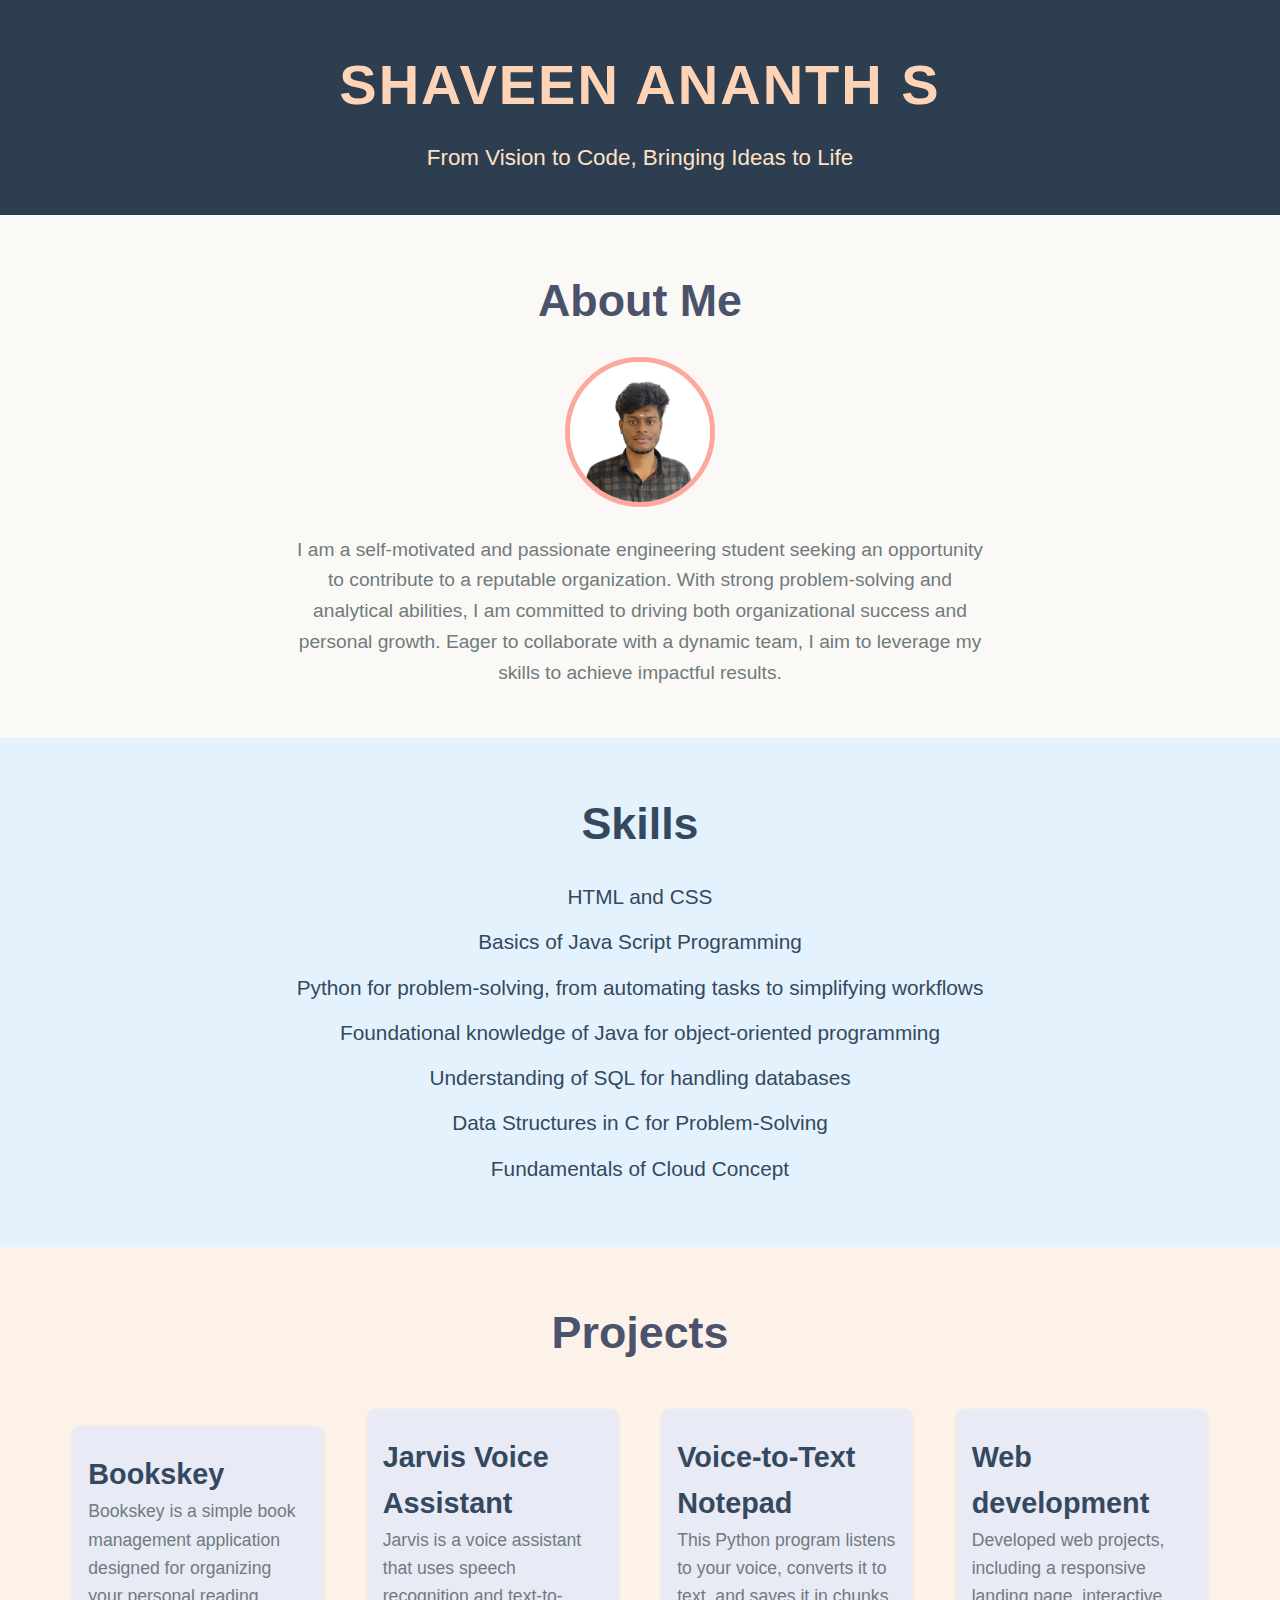
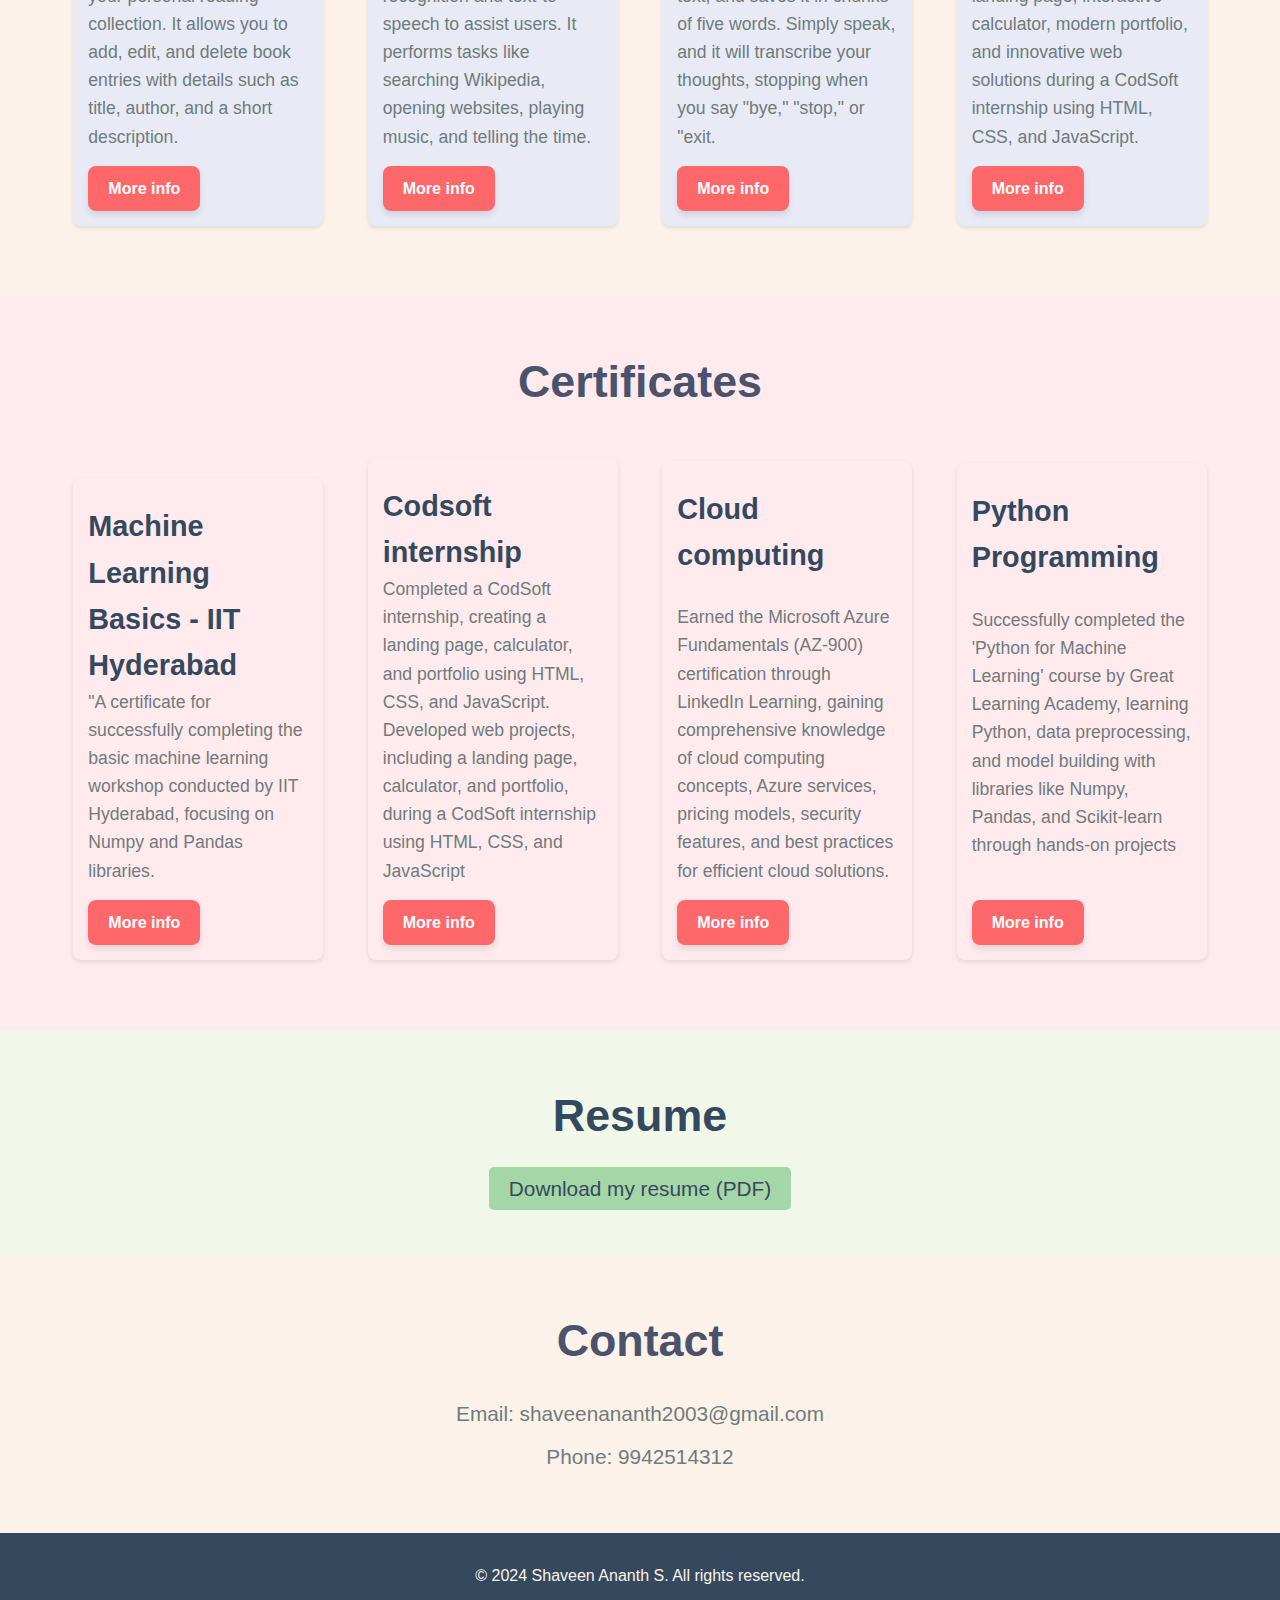
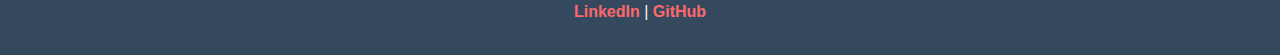
<file: index.html>
<!DOCTYPE html>
<html lang="en">
<head>
    <meta charset="UTF-8">
    <meta name="viewport" content="width=device-width, initial-scale=1.0">
    <title>Shaveen-Portfolio</title>
    <link rel="stylesheet" href="style.css">
</head>
<body>

    <!-- Header Section -->
    <header>
        <div class="header-content">
            <h1>SHAVEEN ANANTH S</h1>
            <p>From Vision to Code, Bringing Ideas to Life</p>
        </div>
    </header>

    <!-- About Section -->
    <section id="about">
        <h2>About Me</h2>
        <img src="shaveen photo 1.jpg" alt="Your Photo" class="about-img">
        <p>I am a self-motivated and passionate engineering student seeking an opportunity to contribute to a reputable organization. With strong problem-solving and analytical abilities, I am committed to driving both organizational success and personal growth. Eager to collaborate with a dynamic team, I aim to leverage my skills to achieve impactful results.</p>
    </section>

    <!-- Skills Section -->
    <section id="skills">
        <h2>Skills</h2>
        <ul>
            <li>HTML and CSS </li>
            <li>Basics of Java Script Programming</li>
            <li>Python for problem-solving, from automating tasks to simplifying workflows</li>
            <li>Foundational knowledge of Java for object-oriented programming</li>
            <li>Understanding of SQL for handling databases</li>
            <li>Data Structures in C for Problem-Solving</li>
            <li>Fundamentals of Cloud Concept</li>
        </ul>
    </section>

    <!-- Projects Section -->
    <section id="projects">
        <h2>Projects</h2>
        <div class="project">
            <h3>Bookskey</h3>
            <p>Bookskey is a simple book management application designed for organizing your personal reading collection. It allows you to add, edit, and delete book entries with details such as title, author, and a short description.</p>
            <a href="event2.html"> More info</a>
        </div>
        <div class="project">
            <h3>Jarvis Voice Assistant</h3>
            <p>Jarvis is a voice assistant that uses speech recognition and text-to-speech to assist users. It performs tasks like searching Wikipedia, opening websites, playing music, and telling the time.</p>
            <a href="event3.html"> More info</a>
        </div>
        <div class="project">
            <h3>Voice-to-Text Notepad</h3>
            <p>This Python program listens to your voice, converts it to text, and saves it in chunks of five words. Simply speak, and it will transcribe your thoughts, stopping when you say "bye," "stop," or "exit.</p>
            <a href="event4.html"> More info</a>
        </div>
        <div class="project">
            <h3>Web development</h3>
            <p>Developed web projects, including a responsive landing page, interactive calculator, modern portfolio, and innovative web solutions during a CodSoft internship using HTML, CSS, and JavaScript.</p>
            <a href="event1.html"> More info</a>
        </div>
    </section>
    <!-- Certificate Section -->
    <section id="certificate">
        <h2>Certificates</h2>
        <div class="certificate">
            <h3>Machine Learning Basics - IIT Hyderabad</h3>
            <p>"A certificate for successfully completing the basic machine learning workshop conducted by IIT Hyderabad, focusing on Numpy and Pandas libraries.</p>
            <a href="ai with machine learning certificate.pdf">More info</a>
        </div>
        <div class="certificate">
            <h3>Codsoft internship</h3>
            <p>Completed a CodSoft internship, creating a landing page, calculator, and portfolio using HTML, CSS, and JavaScript.	Developed web projects, including a landing page, calculator, and portfolio, during a CodSoft internship using HTML, CSS, and JavaScript
            </p>
            <a href="#">More info</a>
        </div>
        <div class="certificate">
            <h3>Cloud computing</h3> 
            <br>
            <p>
                Earned the Microsoft Azure Fundamentals (AZ-900) certification through LinkedIn Learning, gaining comprehensive knowledge of cloud computing concepts, Azure services, pricing models, security features, and best practices for efficient cloud solutions.            </p>
                <a href="WhatsApp Image 2024-12-06 at 16.12.46_a6103ba5.jpg">More info</a>
        </div>
        <div class="certificate">
            <h3>Python Programming</h3> 
            <br>
            <p>
                Successfully completed the 'Python for Machine Learning' course by Great Learning Academy, learning Python, data preprocessing, and model building with libraries like Numpy, Pandas, and Scikit-learn through hands-on projects         
               </p>
               <br>
            <a href="WhatsApp Image 2024-12-06 at 16.12.47_1989356c.jpg">More info</a>
        </div>
        
    </section>


    <!-- Resume Section -->
    <section id="resume">
        <h2>Resume</h2>
        <p><a href="shaveen resume.pdf" download>Download my resume (PDF)</a></p>
    </section>

    <!-- Contact Section -->
    <section id="contact">
        <h2>Contact</h2>
        <p>Email: shaveenananth2003@gmail.com</p>
        <p>Phone: 9942514312</p>
    </section>

    <!-- Footer Section -->
    <footer>
        <p>&copy; 2024 Shaveen Ananth S. All rights reserved.</p>
        <p><a href="https://www.linkedin.com/in/shaveen-ananth-58242624a">LinkedIn</a> | <a href="https://github.com/shaveenananth">GitHub</a></p>
    </footer>

</body>
</html>
</file>
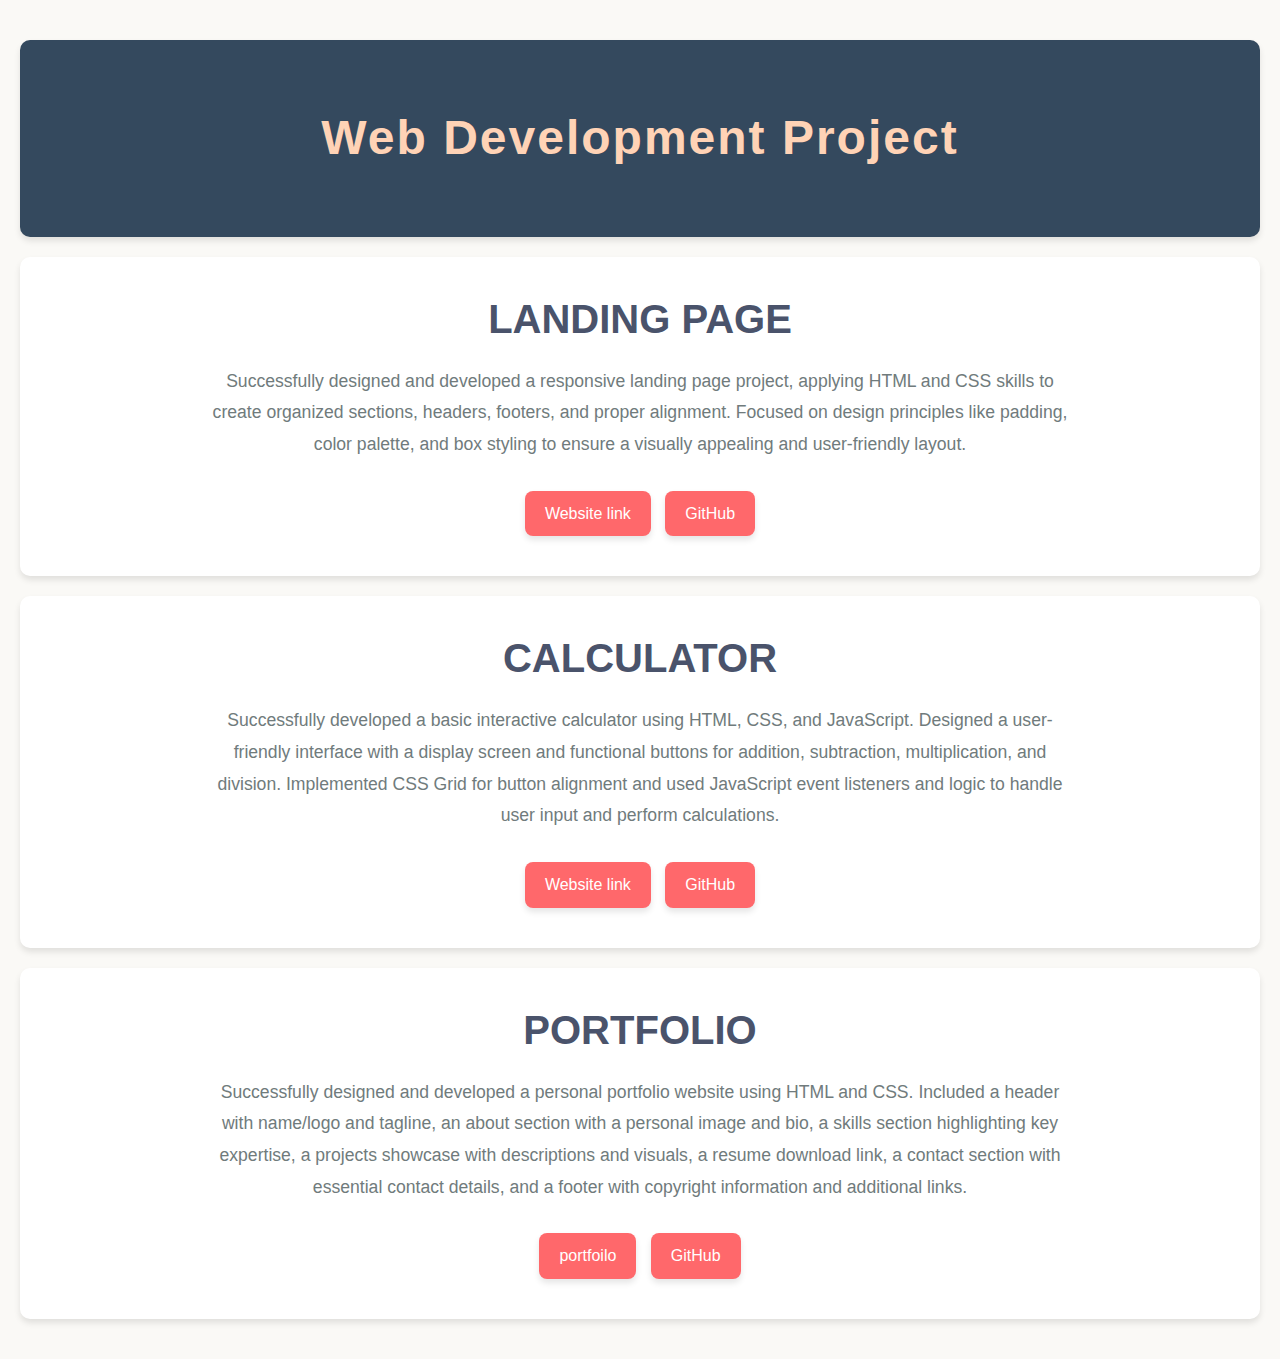
<file: event1.html>
<!DOCTYPE html>
<html lang="en">

<head>
    <meta charset="UTF-8">
    <meta name="viewport" content="width=device-width, initial-scale=1.0">
    <title>Web Development</title>
    <link rel="stylesheet" href="style1.css">
</head>

<body>
    <!-- Header Section -->
<section>
    <div class="content-box">
        <h1>Web Development Project</h1>
    </div>
</section>

<!-- Landing Page Section -->
<section>
    <div class="content-box">
        <h2>Landing Page</h2>
        <p>
            Successfully designed and developed a responsive landing page project, applying HTML and CSS skills to
            create organized sections, headers, footers, and proper alignment. Focused on design principles like padding,
            color palette, and box styling to ensure a visually appealing and user-friendly layout.
        </p>
        <a href="https://shaveenananth.github.io/landing-page/">Website link</a>
        <a href="https://github.com/shaveenananth/landing-page.git">GitHub</a>
    </div>
</section>


<!-- Calculator Section -->
<section>
    <div class="content-box">
        <h2>Calculator</h2>
        <p>
            Successfully developed a basic interactive calculator using HTML, CSS, and JavaScript. Designed a
            user-friendly interface with a display screen and functional buttons for addition, subtraction,
            multiplication, and division. Implemented CSS Grid for button alignment and used JavaScript event listeners
            and logic to handle user input and perform calculations.
        </p>
        <a href="https://shaveenananth.github.io/calculator/">Website link</a>
        <a href="https://github.com/shaveenananth/calculator.git">GitHub</a>
    </div>
</section>


<!-- Portfolio Section -->
<section>
    <div class="content-box">
        <h2>Portfolio</h2>
        <p>
            Successfully designed and developed a personal portfolio website using HTML and CSS. Included a header with
            name/logo and tagline, an about section with a personal image and bio, a skills section highlighting key
            expertise, a projects showcase with descriptions and visuals, a resume download link, a contact section
            with essential contact details, and a footer with copyright information and additional links.
        </p>
        <a href="index.html">portfoilo</a>
        <a href="https://github.com/shaveenananth/portfolio.git">GitHub</a>
    </div>
</section>

</body>

</html>
</file>
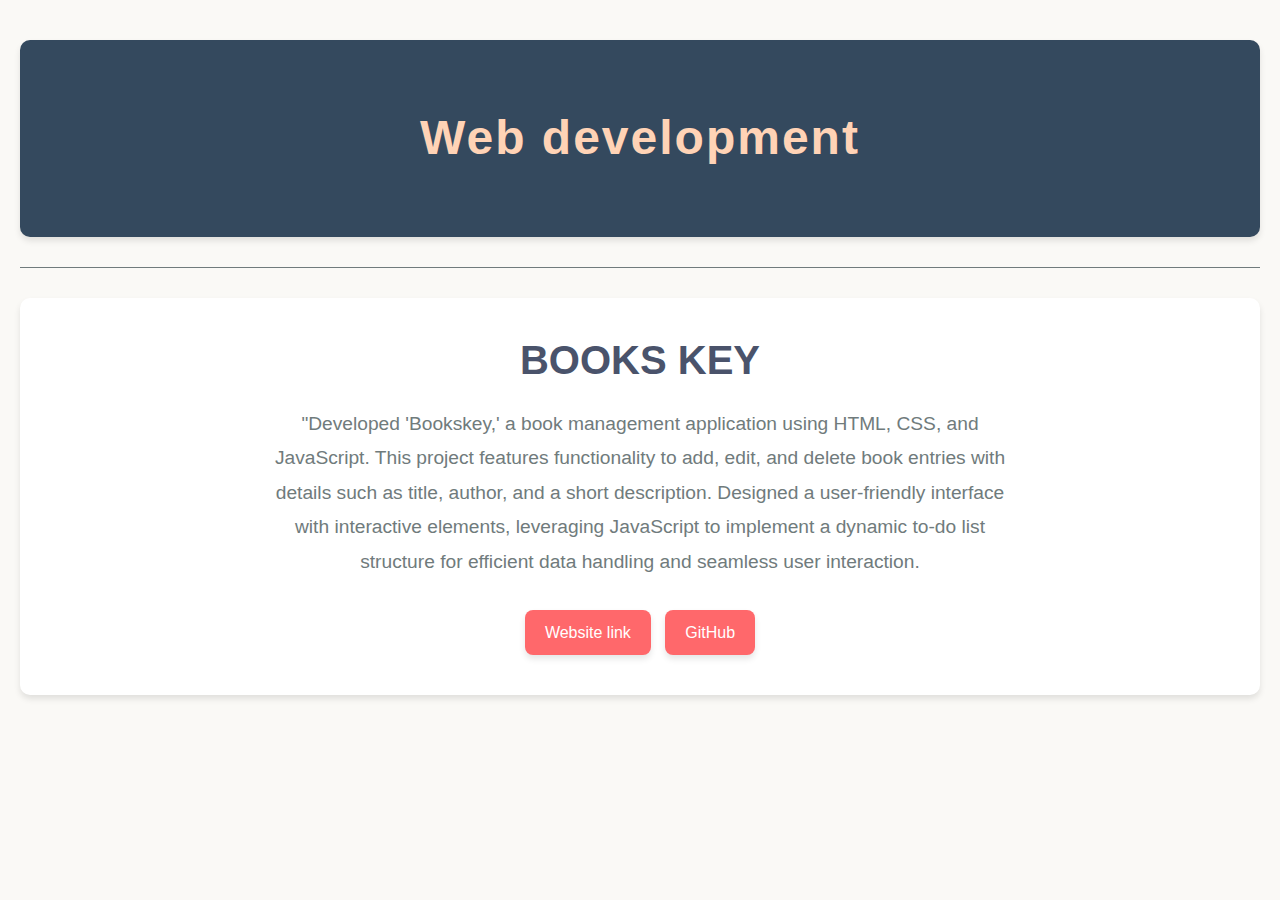
<file: event2.html>
<!DOCTYPE html>
<html lang="en">
<head>
    <meta charset="UTF-8">
    <meta name="viewport" content="width=device-width, initial-scale=1.0">
    <title>Books key</title>
    <link rel="stylesheet" href="style2.css">

</head>
<body>
    <!-- Header Section -->
<section>
    <div class="content-box">
        <h1>Web development</h1>
    </div>
</section>
<hr>
<!-- Descrption -->
<section>
    <div class="content-box">
        <h2> Books Key</h2>
        <p>
           
"Developed 'Bookskey,' a book management application using HTML, CSS, and JavaScript. This project features functionality to add, edit, and delete book entries with details such as title, author, and a short description. Designed a user-friendly interface with interactive elements, leveraging JavaScript to implement a dynamic to-do list structure for efficient data handling and seamless user interaction.
        </p>
        <a href="https://shaveenananth.github.io/bookskey/">Website link</a>
        <a href="https://github.com/shaveenananth/bookskey.git">GitHub</a>
    </div>
</section>
    
</body>
</html>
</file>
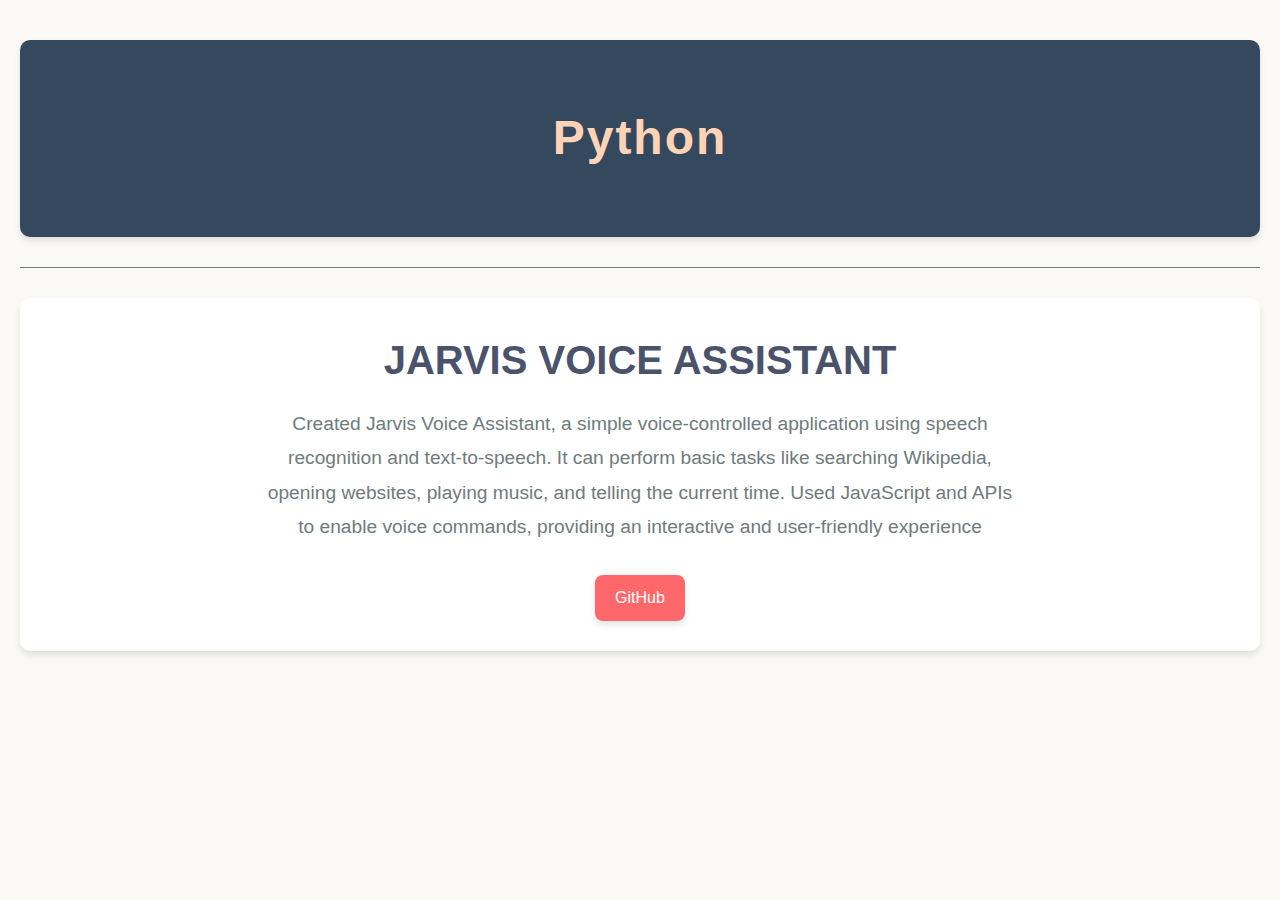
<file: event3.html>
<!DOCTYPE html>
<html lang="en">
<head>
    <meta charset="UTF-8">
    <meta name="viewport" content="width=device-width, initial-scale=1.0">
    <title>Python</title>
    <link rel="stylesheet" href="styel3.css">

</head>
<body>
    <!-- Header Section -->
<section>
    <div class="content-box">
        <h1>Python </h1>
    </div>
</section>
<hr>
<!-- Descrption -->
<section>
    <div class="content-box">
        <h2> Jarvis Voice Assistant</h2>
        <p>
            Created Jarvis Voice Assistant, a simple voice-controlled application using speech recognition and text-to-speech. It can perform basic tasks like searching Wikipedia, opening websites, playing music, and telling the current time. Used JavaScript and APIs to enable voice commands, providing an interactive and user-friendly experience
        </p>
        
        <a href="https://github.com/shaveenananth/jarvis-app.git">GitHub</a>
    </div>
</section>
    
</body>
</html>
</file>
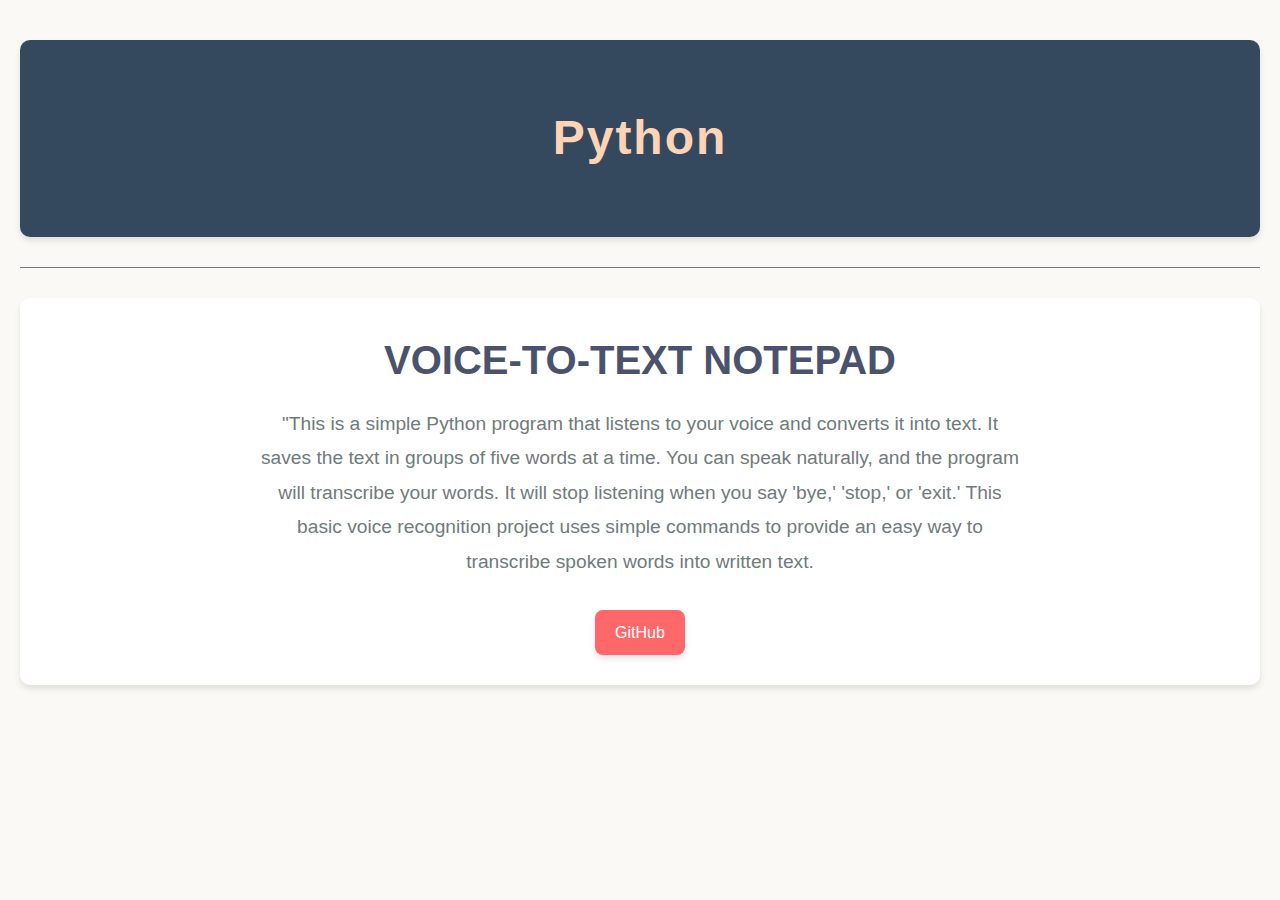
<file: event4.html>
<!DOCTYPE html>
<html lang="en">
<head>
    <meta charset="UTF-8">
    <meta name="viewport" content="width=device-width, initial-scale=1.0">
    <title>Python</title>
    <link rel="stylesheet" href="style4.css">

</head>
<body>
    <!-- Header Section -->
<section>
    <div class="content-box">
        <h1>Python </h1>
    </div>
</section>
<hr>
<!-- Descrption -->
<section>
    <div class="content-box">
        <h2> Voice-to-Text Notepad</h2>
        <p>
            "This is a simple Python program that listens to your voice and converts it into text. It saves the text in groups of five words at a time. You can speak naturally, and the program will transcribe your words. It will stop listening when you say 'bye,' 'stop,' or 'exit.' This basic voice recognition project uses simple commands to provide an easy way to transcribe spoken words into written text.
        </p>
        
        <a href="https://github.com/shaveenananth/Voice-to-Text-Notepad.git">GitHub</a>
    </div>
</section>
    
</body>
</html>
</file>
<file: style.css>
* {
    margin: 0;
    padding: 0;
    box-sizing: border-box;
}

body {
    font-family: 'Arial', sans-serif;
    line-height: 1.6;
    background-color: #FAF9F6;
    color: #333;
    margin: 0;
}

/* Header */
header {
    background-color: #34495E;
    color: #FDF2E9;
    padding: 40px 0;
    text-align: center;
    box-shadow: 0 4px 6px rgba(0, 0, 0, 0.1);
    transition: background-color 0.3s ease;
}

header:hover {
    background-color: #2C3E50; /* Darker slate blue on hover */
}

header h1 {
    font-size: 3.5rem;
    margin-bottom: 10px;
    letter-spacing: 2px;
    color: #FFD3B6;
    transition: color 0.3s ease;
}

header h1:hover {
    color: #FFA69E; /* Change color on hover */
}

header p {
    font-size: 1.4rem;
    font-weight: 300;
    color: #FFE1C6;
    transition: color 0.3s ease;
}

header p:hover {
    color: #FFD3B6;
}

/* About Section */
#about {
    background-color: #FAF9F6;
    padding: 50px 0;
    text-align: center;
}

#about h2 {
    font-size: 2.8rem;
    margin-bottom: 20px;
    color: #4A536B;
    transition: color 0.3s ease;
}

#about h2:hover {
    color: #FF686B;
}

#about .about-img {
    width: 150px;
    height: 150px;
    border-radius: 50%;
    margin-bottom: 20px;
    border: 5px solid #FFA69E;
    transition: transform 0.3s ease, border-color 0.3s ease;
}

#about .about-img:hover {
    transform: scale(1.1); /* Rotate slightly on hover */
    border-color: #FF686B;
}

#about p {
    font-size: 1.2rem;
    color: #707B7C;
    max-width: 700px;
    margin: 0 auto;
    transition: color 0.3s ease;
}

#about p:hover {
    color: #4A536B;
}

/* Skills Section */
#skills {
    background-color: #E3F2FD;
    padding: 50px 0;
    text-align: center;
}

#skills h2 {
    font-size: 2.8rem;
    margin-bottom: 20px;
    color: #34495E;
}

#skills ul {
    list-style-type: none;
    font-size: 1.3rem;
    max-width: 800px;
    margin: 0 auto;
}

#skills li {
    margin-bottom: 12px;
    color: #34495E;
    transition: color 0.3s ease, transform 0.3s ease;
}

#skills li:hover {
    color: #FF686B;
    transform: scale(1.05); /* Slightly enlarge each skill on hover */
}

/* Projects Section */
#projects {
    background-color: #FDF2E9;
    padding: 50px 0;
    text-align: center;
}

#projects h2 {
    font-size: 2.8rem;
    margin-bottom: 20px;
    color: #4A536B;
}

.project {
    display: inline-block;
    margin: 20px;
    text-align: left;
    width: 250px;
    background-color: #E8EAF6;
    padding: 15px;
    border-radius: 8px;
    box-shadow: 0 2px 4px rgba(0, 0, 0, 0.1);
    transition: box-shadow 0.3s ease, background-color 0.3s ease, transform 0.3s ease;
}

.project:hover {
    box-shadow: 0 6px 12px rgba(0, 0, 0, 0.2);
    background-color: #C5CAE9;
    transform: translateY(-10px); /* Lift project card on hover */
}

.project img {
    width: 100%;
    border-radius: 5px;
    transition: transform 0.3s ease;
}

.project img:hover {
    transform: scale(1.1); /* Slight zoom effect */
}

.project h3 {
    font-size: 1.8rem;
    margin-top: 10px;
    color: #34495E;
    transition: color 0.3s ease;
}

.project h3:hover {
    color: #FF686B;
}

.project p {
    font-size: 1.1rem;
    color: #707B7C;
}
/* Project Button Styling */
.project a {
    display: inline-block;
    font-size: 1rem;
    font-weight: bold;
    color: #FFFFFF;
    background-color: #FF686B; /* Vibrant color */
    padding: 10px 20px;
    margin-top: 15px;
    border-radius: 8px;
    text-align: center;
    text-decoration: none;
    transition: background-color 0.3s ease, transform 0.3s ease, box-shadow 0.3s ease;
    box-shadow: 0 4px 6px rgba(0, 0, 0, 0.1); /* Soft shadow effect */
}

/* Hover Effect for Project Button */
.project a:hover {
    background-color: #f53033; /* Slightly darker shade for hover */
    transform: translateY(-3px); /* Lift button slightly */
    box-shadow: 0 6px 12px rgba(0, 0, 0, 0.2); /* Enhanced shadow on hover */
}
/* Certificate Section */
#certificate {
    background-color: #FFEBEE; /* Light red shade for Certificate section */
    padding: 50px 0;
    text-align: center;
}

#certificate h2 {
    font-size: 2.8rem;
    margin-bottom: 20px;
    color: #4A536B;
}

.certificate {
    display: inline-block;
    margin: 20px;
    text-align: left;
    width: 250px;
    background-color: #FFEBEE; /* Light red background */
    padding: 15px;
    border-radius: 8px;
    box-shadow: 0 2px 4px rgba(0, 0, 0, 0.1);
    transition: box-shadow 0.3s ease, background-color 0.3s ease, transform 0.3s ease;
}

.certificate:hover {
    box-shadow: 0 6px 12px rgba(0, 0, 0, 0.2);
    background-color: #F8BBD0; /* Lighter pink on hover */
    transform: translateY(-10px); /* Lift certificate card on hover */
}

.certificate img {
    width: 100%;
    border-radius: 5px;
    transition: transform 0.3s ease;
}

.certificate img:hover {
    transform: scale(1.1); /* Slight zoom effect */
}

.certificate h3 {
    font-size: 1.8rem;
    margin-top: 10px;
    color: #34495E;
    transition: color 0.3s ease;
}

.certificate h3:hover {
    color: #FF686B; /* Change color on hover */
}

.certificate p {
    font-size: 1.1rem;
    color: #707B7C;
}

/* Certificate Button Styling */
.certificate a {
    display: inline-block;
    font-size: 1rem;
    font-weight: bold;
    color: #FFFFFF;
    background-color: #FF686B; /* Vibrant color */
    padding: 10px 20px;
    margin-top: 15px;
    border-radius: 8px;
    text-align: center;
    text-decoration: none;
    transition: background-color 0.3s ease, transform 0.3s ease, box-shadow 0.3s ease;
    box-shadow: 0 4px 6px rgba(0, 0, 0, 0.1); /* Soft shadow effect */
}

/* Hover Effect for Certificate Button */
.certificate a:hover {
    background-color: #f53033; /* Slightly darker shade for hover */
    transform: translateY(-3px); /* Lift button slightly */
    box-shadow: 0 6px 12px rgba(0, 0, 0, 0.2); /* Enhanced shadow on hover */
}




/* Resume Section */
#resume {
    background-color: #F1F8E9;
    padding: 50px 0;
    text-align: center;
}

#resume h2 {
    font-size: 2.8rem;
    margin-bottom: 20px;
    color: #34495E;
}

#resume a {
    font-size: 1.3rem;
    color: #34495E;
    text-decoration: none;
    background-color: #A5D6A7;
    padding: 10px 20px;
    border-radius: 5px;
    transition: background-color 0.3s ease, color 0.3s ease, transform 0.3s ease;
}

#resume a:hover {
    background-color: #81C784;
    color: #FDF2E9;
    transform: scale(1.05); /* Slight grow effect */
    text-decoration: underline;
}

/* Contact Section */
#contact {
    background-color: #FDF2E9;
    padding: 50px 0;
    text-align: center;
}

#contact h2 {
    font-size: 2.8rem;
    margin-bottom: 20px;
    color: #4A536B;
    transition: color 0.3s ease;
}

#contact h2:hover {
    color: #FF686B;
}

#contact p {
    font-size: 1.3rem;
    color: #707B7C;
    margin-bottom: 10px;
    transition: color 0.3s ease;
}

#contact p:hover {
    color: #34495E;
}

/* Footer Section */
footer {
    background-color: #34495E;
    color: #FDF2E9;
    padding: 20px;
    text-align: center;
}

footer p {
    margin: 10px 0;
    transition: color 0.3s ease;
}

footer p:hover {
    color: #FF686B;
}

footer a {
    color: #FF686B;
    text-decoration: none;
    font-weight: bold;
    transition: color 0.3s ease;
}

footer a:hover {
    color: #FFA69E;
    text-decoration: underline;
}
</file>
<file: style1.css>
/* General Reset */
* {
    margin: 0;
    padding: 0;
    box-sizing: border-box;
}

/* Body Styling */
body {
    font-family: 'Arial', sans-serif;
    line-height: 1.6;
    background-color: #FAF9F6;
    color: #333;
    padding: 20px;
}

/* Header Section */
section:first-of-type {
    background-color: #34495E; /* Dark blue header background */
    color: #FDF2E9;
    padding: 60px 0;
    text-align: center;
    box-shadow: 0 4px 6px rgba(0, 0, 0, 0.1);
    width: 100%;
}

section:first-of-type .content-box h1 {
    font-size: 3rem;
    letter-spacing: 2px;
    color: #FFD3B6;
    margin-bottom: 0;
}

/* General Section Styling */
section {
    margin: 20px 0;
    padding: 30px 20px;
    background-color: #FFFFFF;
    border-radius: 10px;
    box-shadow: 0 4px 6px rgba(0, 0, 0, 0.1);
    text-align: center;
}

section .content-box {
    max-width: 900px;
    margin: 0 auto;
    padding: 0 20px;
}

/* Section Heading */
section h2 {
    font-size: 2.5rem;
    color: #4A536B;
    margin-bottom: 15px;
    text-transform: uppercase;
}

/* Paragraph Styling */
section p {
    font-size: 1.1rem;
    color: #707B7C;
    margin: 10px 0 20px;
    line-height: 1.8;
}

/* Link (Button-like GitHub Link & Website Link Styling) */
a {
    display: inline-block;
    background-color: #FF686B;
    color: #FFFFFF;
    text-decoration: none;
    padding: 10px 20px;
    border-radius: 8px;
    font-size: 1rem;
    cursor: pointer;
    transition: background-color 0.3s ease, transform 0.3s ease, box-shadow 0.3s ease;
    margin: 10px 5px;
    box-shadow: 0 4px 6px rgba(0, 0, 0, 0.1);
}

a:hover {
    background-color: #f53033;
    transform: translateY(-3px);
    box-shadow: 0 6px 12px rgba(0, 0, 0, 0.2);
}

/* Horizontal Rule Styling */
hr {
    border: none;
    height: 1px;
    background-color: #707B7C;
    margin: 30px 0;
}

/* Responsive Adjustments */
@media (max-width: 1024px) {
    section h2 {
        font-size: 2.3rem;
    }

    section p {
        font-size: 1rem;
    }

    a {
        padding: 8px 18px;
    }
}

@media (max-width: 768px) {
    section h2 {
        font-size: 2rem;
    }

    section p {
        font-size: 0.9rem;
    }

    a {
        padding: 8px 16px;
    }
}

@media (max-width: 480px) {
    section h2 {
        font-size: 1.8rem;
    }

    section p {
        font-size: 0.8rem;
    }

    a {
        padding: 6px 12px;
    }
}
</file>
<file: style2.css>
/* General Reset */
* {
    margin: 0;
    padding: 0;
    box-sizing: border-box;
}

/* Body Styling */
body {
    font-family: 'Arial', sans-serif;
    line-height: 1.6;
    background-color: #FAF9F6;
    color: #333;
    padding: 20px;
}

/* Header Section */
section:first-of-type {
    background-color: #34495E; /* Dark blue header background */
    color: #FDF2E9;
    padding: 60px 0;
    text-align: center;
    box-shadow: 0 4px 6px rgba(0, 0, 0, 0.1);
    width: 100%;
}

section:first-of-type .content-box h1 {
    font-size: 3rem;
    letter-spacing: 2px;
    color: #FFD3B6;
    margin-bottom: 0;
}

/* General Section Styling */
section {
    margin: 20px 0;
    padding: 30px 20px;
    background-color: #FFFFFF;
    border-radius: 10px;
    box-shadow: 0 4px 6px rgba(0, 0, 0, 0.1);
    text-align: center;
}

section .content-box {
    max-width: 800px;
    margin: 0 auto;
    padding: 0 20px;
}

/* Section Heading */
section h2 {
    font-size: 2.5rem;
    color: #4A536B;
    margin-bottom: 15px;
    text-transform: uppercase;
}

/* Paragraph Styling */
section p {
    font-size: 1.2rem;
    color: #707B7C;
    margin: 10px 0 20px;
    line-height: 1.8;
}

/* Link (Button-like GitHub Link & Website Link Styling) */
a {
    display: inline-block;
    background-color: #FF686B;
    color: #FFFFFF;
    text-decoration: none;
    padding: 10px 20px;
    border-radius: 8px;
    font-size: 1rem;
    cursor: pointer;
    transition: background-color 0.3s ease, transform 0.3s ease, box-shadow 0.3s ease;
    margin: 10px 5px;
    box-shadow: 0 4px 6px rgba(0, 0, 0, 0.1);
}

a:hover {
    background-color: #f53033;
    transform: translateY(-3px);
    box-shadow: 0 6px 12px rgba(0, 0, 0, 0.2);
}

/* Horizontal Rule Styling */
hr {
    border: none;
    height: 1px;
    background-color: #707B7C;
    margin: 30px 0;
}

/* Responsive Adjustments */
@media (max-width: 1024px) {
    section h2 {
        font-size: 2.3rem;
    }

    section p {
        font-size: 1.1rem;
    }

    a {
        padding: 8px 18px;
    }
}

@media (max-width: 768px) {
    section h2 {
        font-size: 2rem;
    }

    section p {
        font-size: 1rem;
    }

    a {
        padding: 8px 16px;
    }
}

@media (max-width: 480px) {
    section h2 {
        font-size: 1.8rem;
    }

    section p {
        font-size: 0.9rem;
    }

    a {
        padding: 6px 12px;
    }
}
</file>
<file: styel3.css>
/* General Reset */
* {
    margin: 0;
    padding: 0;
    box-sizing: border-box;
}

/* Body Styling */
body {
    font-family: 'Arial', sans-serif;
    line-height: 1.6;
    background-color: #FAF9F6;
    color: #333;
    padding: 20px;
}

/* Header Section */
section:first-of-type {
    background-color: #34495E; /* Dark header background */
    color: #FDF2E9;
    padding: 60px 0;
    text-align: center;
    box-shadow: 0 4px 6px rgba(0, 0, 0, 0.1);
    width: 100%;
}

section:first-of-type .content-box h1 {
    font-size: 3rem;
    letter-spacing: 2px;
    color: #FFD3B6;
    margin-bottom: 0;
}

/* General Section Styling */
section {
    margin: 20px 0;
    padding: 30px 20px;
    background-color: #FFFFFF;
    border-radius: 10px;
    box-shadow: 0 4px 6px rgba(0, 0, 0, 0.1);
    text-align: center;
}

section .content-box {
    max-width: 800px;
    margin: 0 auto;
    padding: 0 20px;
}

/* Section Heading */
section h2 {
    font-size: 2.5rem;
    color: #4A536B;
    margin-bottom: 15px;
    text-transform: uppercase;
}

/* Paragraph Styling */
section p {
    font-size: 1.2rem;
    color: #707B7C;
    margin: 10px 0 20px;
    line-height: 1.8;
}

/* Link (Button-like GitHub Link Styling) */
a {
    display: inline-block;
    background-color: #FF686B;
    color: #FFFFFF;
    text-decoration: none;
    padding: 10px 20px;
    border-radius: 8px;
    font-size: 1rem;
    cursor: pointer;
    transition: background-color 0.3s ease, transform 0.3s ease, box-shadow 0.3s ease;
    margin-top: 10px;
    box-shadow: 0 4px 6px rgba(0, 0, 0, 0.1);
}

a:hover {
    background-color: #f53033;
    transform: translateY(-3px);
    box-shadow: 0 6px 12px rgba(0, 0, 0, 0.2);
}

/* Horizontal Rule Styling */
hr {
    border: none;
    height: 1px;
    background-color: #707B7C;
    margin: 30px 0;
}

/* Responsive Adjustments */
@media (max-width: 1024px) {
    section h2 {
        font-size: 2.3rem;
    }

    section p {
        font-size: 1.1rem;
    }

    a {
        padding: 8px 18px;
    }
}

@media (max-width: 768px) {
    section h2 {
        font-size: 2rem;
    }

    section p {
        font-size: 1rem;
    }

    a {
        padding: 8px 16px;
    }
}

@media (max-width: 480px) {
    section h2 {
        font-size: 1.8rem;
    }

    section p {
        font-size: 0.9rem;
    }

    a {
        padding: 6px 12px;
    }
}
</file>
<file: style4.css>
/* General Reset */
* {
    margin: 0;
    padding: 0;
    box-sizing: border-box;
}

/* Body Styling */
body {
    font-family: 'Arial', sans-serif;
    line-height: 1.6;
    background-color: #FAF9F6;
    color: #333;
    padding: 20px;
}

/* Header Section */
section:first-of-type {
    background-color: #34495E; /* Dark header background */
    color: #FDF2E9;
    padding: 60px 0;
    text-align: center;
    box-shadow: 0 4px 6px rgba(0, 0, 0, 0.1);
    width: 100%;
}

section:first-of-type .content-box h1 {
    font-size: 3rem;
    letter-spacing: 2px;
    color: #FFD3B6;
    margin-bottom: 0;
}

/* General Section Styling */
section {
    margin: 20px 0;
    padding: 30px 20px;
    background-color: #FFFFFF;
    border-radius: 10px;
    box-shadow: 0 4px 6px rgba(0, 0, 0, 0.1);
    text-align: center;
}

section .content-box {
    max-width: 800px;
    margin: 0 auto;
    padding: 0 20px;
}

/* Section Heading */
section h2 {
    font-size: 2.5rem;
    color: #4A536B;
    margin-bottom: 15px;
    text-transform: uppercase;
}

/* Paragraph Styling */
section p {
    font-size: 1.2rem;
    color: #707B7C;
    margin: 10px 0 20px;
    line-height: 1.8;
}

/* Link (Button-like GitHub Link Styling) */
a {
    display: inline-block;
    background-color: #FF686B;
    color: #FFFFFF;
    text-decoration: none;
    padding: 10px 20px;
    border-radius: 8px;
    font-size: 1rem;
    cursor: pointer;
    transition: background-color 0.3s ease, transform 0.3s ease, box-shadow 0.3s ease;
    margin-top: 10px;
    box-shadow: 0 4px 6px rgba(0, 0, 0, 0.1);
}

a:hover {
    background-color: #f53033;
    transform: translateY(-3px);
    box-shadow: 0 6px 12px rgba(0, 0, 0, 0.2);
}

/* Horizontal Rule Styling */
hr {
    border: none;
    height: 1px;
    background-color: #707B7C;
    margin: 30px 0;
}

/* Responsive Adjustments */
@media (max-width: 1024px) {
    section h2 {
        font-size: 2.3rem;
    }

    section p {
        font-size: 1.1rem;
    }

    a {
        padding: 8px 18px;
    }
}

@media (max-width: 768px) {
    section h2 {
        font-size: 2rem;
    }

    section p {
        font-size: 1rem;
    }

    a {
        padding: 8px 16px;
    }
}

@media (max-width: 480px) {
    section h2 {
        font-size: 1.8rem;
    }

    section p {
        font-size: 0.9rem;
    }

    a {
        padding: 6px 12px;
    }
}
</file>
